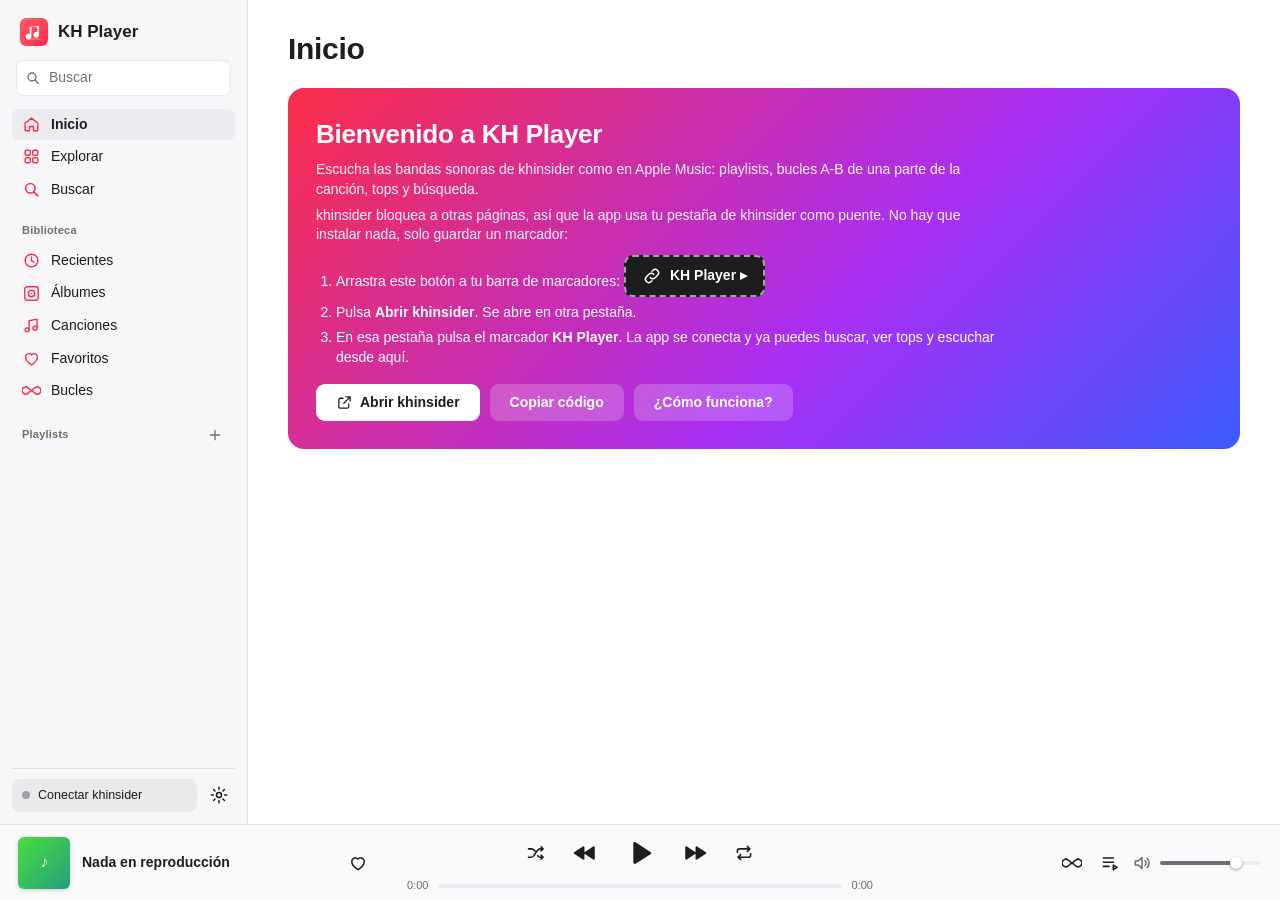
<file: index.html>
<!doctype html>
<html lang="es">
<head>
  <meta charset="utf-8">
  <meta name="viewport" content="width=device-width, initial-scale=1, viewport-fit=cover">
  <meta name="referrer" content="no-referrer">
  <meta name="theme-color" content="#fa2d48">
  <meta name="description" content="Reproductor estilo Apple Music para la música de videojuegos de khinsider: playlists, bucles A-B, tops y búsqueda.">
  <title>KH Player</title>
  <link rel="manifest" href="manifest.webmanifest">
  <link rel="icon" href="icons/icon.svg" type="image/svg+xml">
  <link rel="apple-touch-icon" href="icons/icon-192.png">
  <link rel="stylesheet" href="css/app.css">
  <script src="js/parsers.js"></script>
  <script type="module" src="js/app.js"></script>
</head>
<body>
  <div id="app">
    <aside class="sidebar" aria-label="Navegación">
      <div class="brand"><img src="icons/icon.svg" alt="" width="28" height="28"><span>KH Player</span></div>
      <form class="side-search" role="search" data-search-form>
        <svg class="i"><use href="#i-search"/></svg>
        <input type="search" name="q" placeholder="Buscar" autocomplete="off" aria-label="Buscar">
      </form>
      <nav class="side-nav" data-nav>
        <a href="#/home" data-r="home"><svg class="i"><use href="#i-home"/></svg>Inicio</a>
        <a href="#/browse" data-r="browse"><svg class="i"><use href="#i-grid"/></svg>Explorar</a>
        <a href="#/search" data-r="search" class="only-mobile-hidden"><svg class="i"><use href="#i-search"/></svg>Buscar</a>
        <h3>Biblioteca</h3>
        <a href="#/library/recent" data-r="library/recent"><svg class="i"><use href="#i-clock"/></svg>Recientes</a>
        <a href="#/library/albums" data-r="library/albums"><svg class="i"><use href="#i-album"/></svg>Álbumes</a>
        <a href="#/library/songs" data-r="library/songs"><svg class="i"><use href="#i-note"/></svg>Canciones</a>
        <a href="#/library/liked" data-r="library/liked"><svg class="i"><use href="#i-heart"/></svg>Favoritos</a>
        <a href="#/library/loops" data-r="library/loops"><svg class="i"><use href="#i-loop"/></svg>Bucles</a>
        <h3>Playlists <button class="icon-btn sm" data-act="new-playlist" title="Nueva playlist" aria-label="Nueva playlist"><svg class="i"><use href="#i-plus"/></svg></button></h3>
        <div data-side-playlists></div>
      </nav>
      <div class="side-foot">
        <button class="conn" data-act="connect"><span class="dot"></span><span data-conn-label>Sin conexión</span></button>
        <a href="#/settings" class="icon-btn" title="Ajustes" aria-label="Ajustes"><svg class="i"><use href="#i-gear"/></svg></a>
      </div>
    </aside>

    <main id="main" tabindex="-1"></main>

    <aside class="panel" data-panel hidden>
      <div class="panel-tabs" role="tablist">
        <button role="tab" data-tab="queue">Cola</button>
        <button role="tab" data-tab="loop">Bucle A‑B</button>
        <button class="icon-btn" data-act="close-panel" aria-label="Cerrar"><svg class="i"><use href="#i-x"/></svg></button>
      </div>
      <div class="panel-body" data-panel-body></div>
    </aside>

    <footer class="player" data-player>
      <div class="pl-left">
        <button class="pl-art" data-act="nowplaying" aria-label="Abrir reproducción"><img alt="" data-art><span class="art-ph" data-art-ph></span></button>
        <div class="pl-meta">
          <div class="pl-title" data-title>Nada en reproducción</div>
          <a class="pl-sub" data-sub></a>
        </div>
        <button class="icon-btn heart" data-act="like-current" aria-label="Favorito"><svg class="i"><use href="#i-heart"/></svg></button>
      </div>
      <div class="pl-center">
        <div class="pl-controls">
          <button class="icon-btn" data-act="shuffle" title="Aleatorio (S)" aria-label="Aleatorio"><svg class="i"><use href="#i-shuffle"/></svg></button>
          <button class="icon-btn" data-act="prev" title="Anterior" aria-label="Anterior"><svg class="i lg"><use href="#i-prev"/></svg></button>
          <button class="icon-btn play" data-act="toggle" title="Reproducir (Espacio)" aria-label="Reproducir"><svg class="i xl"><use href="#i-play" data-playicon/></svg></button>
          <button class="icon-btn" data-act="next" title="Siguiente" aria-label="Siguiente"><svg class="i lg"><use href="#i-next"/></svg></button>
          <button class="icon-btn" data-act="repeat" title="Repetir (R)" aria-label="Repetir"><svg class="i"><use href="#i-repeat" data-repeaticon/></svg></button>
        </div>
        <div class="progress-row">
          <span class="t" data-cur>0:00</span>
          <div class="progress" data-progress></div>
          <span class="t" data-dur>0:00</span>
        </div>
      </div>
      <div class="pl-right">
        <button class="icon-btn ab" data-act="panel-loop" title="Bucle A‑B" aria-label="Bucle A-B"><svg class="i"><use href="#i-loop"/></svg><span class="ab-badge" data-ab-badge></span></button>
        <button class="icon-btn" data-act="panel-queue" title="Cola (Q)" aria-label="Cola"><svg class="i"><use href="#i-queue"/></svg></button>
        <div class="vol"><svg class="i"><use href="#i-vol"/></svg><input type="range" min="0" max="1" step="0.01" data-vol aria-label="Volumen"></div>
      </div>
    </footer>

    <nav class="tabbar" data-nav>
      <a href="#/home" data-r="home"><svg class="i"><use href="#i-home"/></svg><span>Inicio</span></a>
      <a href="#/browse" data-r="browse"><svg class="i"><use href="#i-grid"/></svg><span>Explorar</span></a>
      <a href="#/library" data-r="library"><svg class="i"><use href="#i-album"/></svg><span>Biblioteca</span></a>
      <a href="#/search" data-r="search"><svg class="i"><use href="#i-search"/></svg><span>Buscar</span></a>
    </nav>
  </div>

  <section class="np" data-np hidden aria-label="Reproduciendo">
    <div class="np-bg" data-np-bg></div>
    <div class="np-inner">
      <button class="np-close icon-btn" data-act="close-np" aria-label="Cerrar"><svg class="i lg"><use href="#i-down"/></svg></button>
      <div class="np-art"><img alt="" data-np-art><span class="art-ph" data-np-ph></span></div>
      <div class="np-info">
        <div class="np-head">
          <div><div class="np-title" data-np-title></div><a class="np-sub" data-np-sub></a></div>
          <button class="icon-btn heart" data-act="like-current" aria-label="Favorito"><svg class="i lg"><use href="#i-heart"/></svg></button>
          <button class="icon-btn" data-act="more-current" aria-label="Más"><svg class="i lg"><use href="#i-more"/></svg></button>
        </div>
        <div class="progress np-progress" data-progress></div>
        <div class="np-times"><span data-cur>0:00</span><span class="np-loopinfo" data-np-loop></span><span data-dur>0:00</span></div>
        <div class="np-controls">
          <button class="icon-btn" data-act="shuffle" aria-label="Aleatorio"><svg class="i"><use href="#i-shuffle"/></svg></button>
          <button class="icon-btn" data-act="prev" aria-label="Anterior"><svg class="i xl"><use href="#i-prev"/></svg></button>
          <button class="icon-btn play big" data-act="toggle" aria-label="Reproducir"><svg class="i xxl"><use href="#i-play" data-playicon/></svg></button>
          <button class="icon-btn" data-act="next" aria-label="Siguiente"><svg class="i xl"><use href="#i-next"/></svg></button>
          <button class="icon-btn" data-act="repeat" aria-label="Repetir"><svg class="i"><use href="#i-repeat" data-repeaticon/></svg></button>
        </div>
        <div class="np-ab">
          <button class="pill" data-act="set-a">A <span data-a-time>—</span></button>
          <button class="pill" data-act="set-b">B <span data-b-time>—</span></button>
          <button class="pill" data-act="toggle-loop" data-loop-pill>Bucle</button>
          <button class="pill ghost" data-act="clear-loop">Quitar</button>
        </div>
        <div class="np-bottom">
          <div class="vol"><svg class="i"><use href="#i-vol"/></svg><input type="range" min="0" max="1" step="0.01" data-vol aria-label="Volumen"></div>
          <button class="icon-btn" data-act="panel-loop" aria-label="Bucle A-B"><svg class="i"><use href="#i-loop"/></svg></button>
          <button class="icon-btn" data-act="panel-queue" aria-label="Cola"><svg class="i"><use href="#i-queue"/></svg></button>
        </div>
      </div>
    </div>
  </section>

  <div class="menu-layer" data-menu-layer hidden></div>
  <div class="modal-layer" data-modal-layer hidden></div>
  <div class="toasts" data-toasts aria-live="polite"></div>

  <svg width="0" height="0" style="position:absolute" aria-hidden="true">
    <defs>
      <symbol id="i-play" viewBox="0 0 24 24"><path d="M7 4.8v14.4c0 .8.9 1.3 1.6.9l11.3-7.2c.6-.4.6-1.3 0-1.7L8.6 3.9C7.9 3.5 7 4 7 4.8z" fill="currentColor"/></symbol>
      <symbol id="i-pause" viewBox="0 0 24 24"><rect x="6" y="4" width="4.2" height="16" rx="1.2" fill="currentColor"/><rect x="13.8" y="4" width="4.2" height="16" rx="1.2" fill="currentColor"/></symbol>
      <symbol id="i-next" viewBox="0 0 24 24"><path d="M3 6.6v10.8c0 .7.8 1.1 1.4.7l8.1-5.4c.5-.4.5-1.1 0-1.4L4.4 5.9C3.8 5.5 3 5.9 3 6.6zm9.5 0v10.8c0 .7.8 1.1 1.4.7l8.1-5.4c.5-.4.5-1.1 0-1.4l-8.1-5.4c-.6-.4-1.4 0-1.4.7z" fill="currentColor"/></symbol>
      <symbol id="i-prev" viewBox="0 0 24 24"><path d="M21 6.6v10.8c0 .7-.8 1.1-1.4.7l-8.1-5.4c-.5-.4-.5-1.1 0-1.4l8.1-5.4c.6-.4 1.4 0 1.4.7zm-9.5 0v10.8c0 .7-.8 1.1-1.4.7L2 12.7c-.5-.4-.5-1.1 0-1.4l8.1-5.4c.6-.4 1.4 0 1.4.7z" fill="currentColor"/></symbol>
      <symbol id="i-shuffle" viewBox="0 0 24 24"><path d="M3 7h3.5c2 0 3.3 1 4.4 2.6M3 17h3.5c4.5 0 5.5-10 10.5-10H20M14 15.2c.9 1.1 2 1.8 3.5 1.8H20M18 4.5 20.5 7 18 9.5M18 14.5l2.5 2.5-2.5 2.5" fill="none" stroke="currentColor" stroke-width="1.9" stroke-linecap="round" stroke-linejoin="round"/></symbol>
      <symbol id="i-repeat" viewBox="0 0 24 24"><path d="M4 11V9.5A2.5 2.5 0 0 1 6.5 7H19m-3-3 3 3-3 3M20 13v1.5a2.5 2.5 0 0 1-2.5 2.5H5m3 3-3-3 3-3" fill="none" stroke="currentColor" stroke-width="1.9" stroke-linecap="round" stroke-linejoin="round"/></symbol>
      <symbol id="i-repeat1" viewBox="0 0 24 24"><path d="M4 11V9.5A2.5 2.5 0 0 1 6.5 7H19m-3-3 3 3-3 3M20 13v1.5a2.5 2.5 0 0 1-2.5 2.5H5m3 3-3-3 3-3" fill="none" stroke="currentColor" stroke-width="1.9" stroke-linecap="round" stroke-linejoin="round"/><text x="12" y="14.6" font-size="7.5" font-weight="700" text-anchor="middle" fill="currentColor" font-family="system-ui,sans-serif">1</text></symbol>
      <symbol id="i-loop" viewBox="0 0 24 24"><path d="M7.5 8.5a4.5 4.5 0 1 0 0 7c1.8-1.3 3.2-3 4.5-3.5 1.3.5 2.7 2.2 4.5 3.5a4.5 4.5 0 1 0 0-7c-1.8 1.3-3.2 3-4.5 3.5-1.3-.5-2.7-2.2-4.5-3.5z" fill="none" stroke="currentColor" stroke-width="1.9" stroke-linejoin="round"/></symbol>
      <symbol id="i-queue" viewBox="0 0 24 24"><path d="M4 6h12M4 11h12M4 16h7m5-1.5V20l4.5-2.8z" fill="none" stroke="currentColor" stroke-width="1.9" stroke-linecap="round" stroke-linejoin="round"/></symbol>
      <symbol id="i-vol" viewBox="0 0 24 24"><path d="M4 9.5v5h3.5L12 18.5v-13L7.5 9.5zM15.5 9a4 4 0 0 1 0 6M18 6.5a7.5 7.5 0 0 1 0 11" fill="none" stroke="currentColor" stroke-width="1.8" stroke-linecap="round" stroke-linejoin="round"/></symbol>
      <symbol id="i-heart" viewBox="0 0 24 24"><path d="M12 20s-7.5-4.6-7.5-10.2A4.3 4.3 0 0 1 12 7.3a4.3 4.3 0 0 1 7.5 2.5C19.5 15.4 12 20 12 20z" fill="none" stroke="currentColor" stroke-width="1.8" stroke-linejoin="round"/></symbol>
      <symbol id="i-heart-f" viewBox="0 0 24 24"><path d="M12 20s-7.5-4.6-7.5-10.2A4.3 4.3 0 0 1 12 7.3a4.3 4.3 0 0 1 7.5 2.5C19.5 15.4 12 20 12 20z" fill="currentColor" stroke="currentColor" stroke-width="1.8" stroke-linejoin="round"/></symbol>
      <symbol id="i-plus" viewBox="0 0 24 24"><path d="M12 5v14M5 12h14" stroke="currentColor" stroke-width="2" stroke-linecap="round"/></symbol>
      <symbol id="i-check" viewBox="0 0 24 24"><path d="m5 12.5 4.5 4.5L19 7.5" fill="none" stroke="currentColor" stroke-width="2.2" stroke-linecap="round" stroke-linejoin="round"/></symbol>
      <symbol id="i-more" viewBox="0 0 24 24"><circle cx="5.5" cy="12" r="1.8" fill="currentColor"/><circle cx="12" cy="12" r="1.8" fill="currentColor"/><circle cx="18.5" cy="12" r="1.8" fill="currentColor"/></symbol>
      <symbol id="i-search" viewBox="0 0 24 24"><circle cx="10.5" cy="10.5" r="6" fill="none" stroke="currentColor" stroke-width="2"/><path d="m15 15 5 5" stroke="currentColor" stroke-width="2" stroke-linecap="round"/></symbol>
      <symbol id="i-home" viewBox="0 0 24 24"><path d="M4 10.5 12 4l8 6.5V19a1 1 0 0 1-1 1h-4.5v-5.5h-5V20H5a1 1 0 0 1-1-1z" fill="none" stroke="currentColor" stroke-width="1.8" stroke-linejoin="round"/></symbol>
      <symbol id="i-grid" viewBox="0 0 24 24"><rect x="4" y="4" width="6.5" height="6.5" rx="1.6" fill="none" stroke="currentColor" stroke-width="1.8"/><rect x="13.5" y="4" width="6.5" height="6.5" rx="1.6" fill="none" stroke="currentColor" stroke-width="1.8"/><rect x="4" y="13.5" width="6.5" height="6.5" rx="1.6" fill="none" stroke="currentColor" stroke-width="1.8"/><rect x="13.5" y="13.5" width="6.5" height="6.5" rx="1.6" fill="none" stroke="currentColor" stroke-width="1.8"/></symbol>
      <symbol id="i-album" viewBox="0 0 24 24"><rect x="3.5" y="3.5" width="17" height="17" rx="3" fill="none" stroke="currentColor" stroke-width="1.8"/><circle cx="12" cy="12" r="4" fill="none" stroke="currentColor" stroke-width="1.8"/><circle cx="12" cy="12" r="1" fill="currentColor"/></symbol>
      <symbol id="i-note" viewBox="0 0 24 24"><path d="M9 17.5V6l10-2v11.5" fill="none" stroke="currentColor" stroke-width="1.8" stroke-linejoin="round"/><circle cx="6.5" cy="17.5" r="2.5" fill="none" stroke="currentColor" stroke-width="1.8"/><circle cx="16.5" cy="15.5" r="2.5" fill="none" stroke="currentColor" stroke-width="1.8"/></symbol>
      <symbol id="i-clock" viewBox="0 0 24 24"><circle cx="12" cy="12" r="8" fill="none" stroke="currentColor" stroke-width="1.8"/><path d="M12 7.5V12l3 2" fill="none" stroke="currentColor" stroke-width="1.8" stroke-linecap="round"/></symbol>
      <symbol id="i-gear" viewBox="0 0 24 24"><circle cx="12" cy="12" r="3" fill="none" stroke="currentColor" stroke-width="1.8"/><path d="M12 2.8v2.4M12 18.8v2.4M2.8 12h2.4M18.8 12h2.4M5.5 5.5l1.7 1.7M16.8 16.8l1.7 1.7M5.5 18.5l1.7-1.7M16.8 7.2l1.7-1.7" stroke="currentColor" stroke-width="1.8" stroke-linecap="round"/></symbol>
      <symbol id="i-x" viewBox="0 0 24 24"><path d="m6 6 12 12M18 6 6 18" stroke="currentColor" stroke-width="2" stroke-linecap="round"/></symbol>
      <symbol id="i-down" viewBox="0 0 24 24"><path d="m6 9.5 6 5 6-5" fill="none" stroke="currentColor" stroke-width="2.2" stroke-linecap="round" stroke-linejoin="round"/></symbol>
      <symbol id="i-back" viewBox="0 0 24 24"><path d="m14.5 6-6 6 6 6" fill="none" stroke="currentColor" stroke-width="2.2" stroke-linecap="round" stroke-linejoin="round"/></symbol>
      <symbol id="i-ext" viewBox="0 0 24 24"><path d="M14 4h6v6M20 4l-9 9M18 14v4a2 2 0 0 1-2 2H6a2 2 0 0 1-2-2V8a2 2 0 0 1 2-2h4" fill="none" stroke="currentColor" stroke-width="1.8" stroke-linecap="round" stroke-linejoin="round"/></symbol>
      <symbol id="i-refresh" viewBox="0 0 24 24"><path d="M19.5 12a7.5 7.5 0 1 1-2.2-5.3M19.5 4.5v4h-4" fill="none" stroke="currentColor" stroke-width="1.9" stroke-linecap="round" stroke-linejoin="round"/></symbol>
      <symbol id="i-grip" viewBox="0 0 24 24"><path d="M5 9h14M5 15h14" stroke="currentColor" stroke-width="1.8" stroke-linecap="round"/></symbol>
      <symbol id="i-link" viewBox="0 0 24 24"><path d="M10 14a4 4 0 0 0 5.7 0l3-3a4 4 0 0 0-5.7-5.7l-1 1M14 10a4 4 0 0 0-5.7 0l-3 3a4 4 0 0 0 5.7 5.7l1-1" fill="none" stroke="currentColor" stroke-width="1.8" stroke-linecap="round"/></symbol>
      <symbol id="i-dl" viewBox="0 0 24 24"><path d="M12 4v11m-4.5-4.5L12 15l4.5-4.5M5 19.5h14" fill="none" stroke="currentColor" stroke-width="1.9" stroke-linecap="round" stroke-linejoin="round"/></symbol>
    </defs>
  </svg>
</body>
</html>
</file>
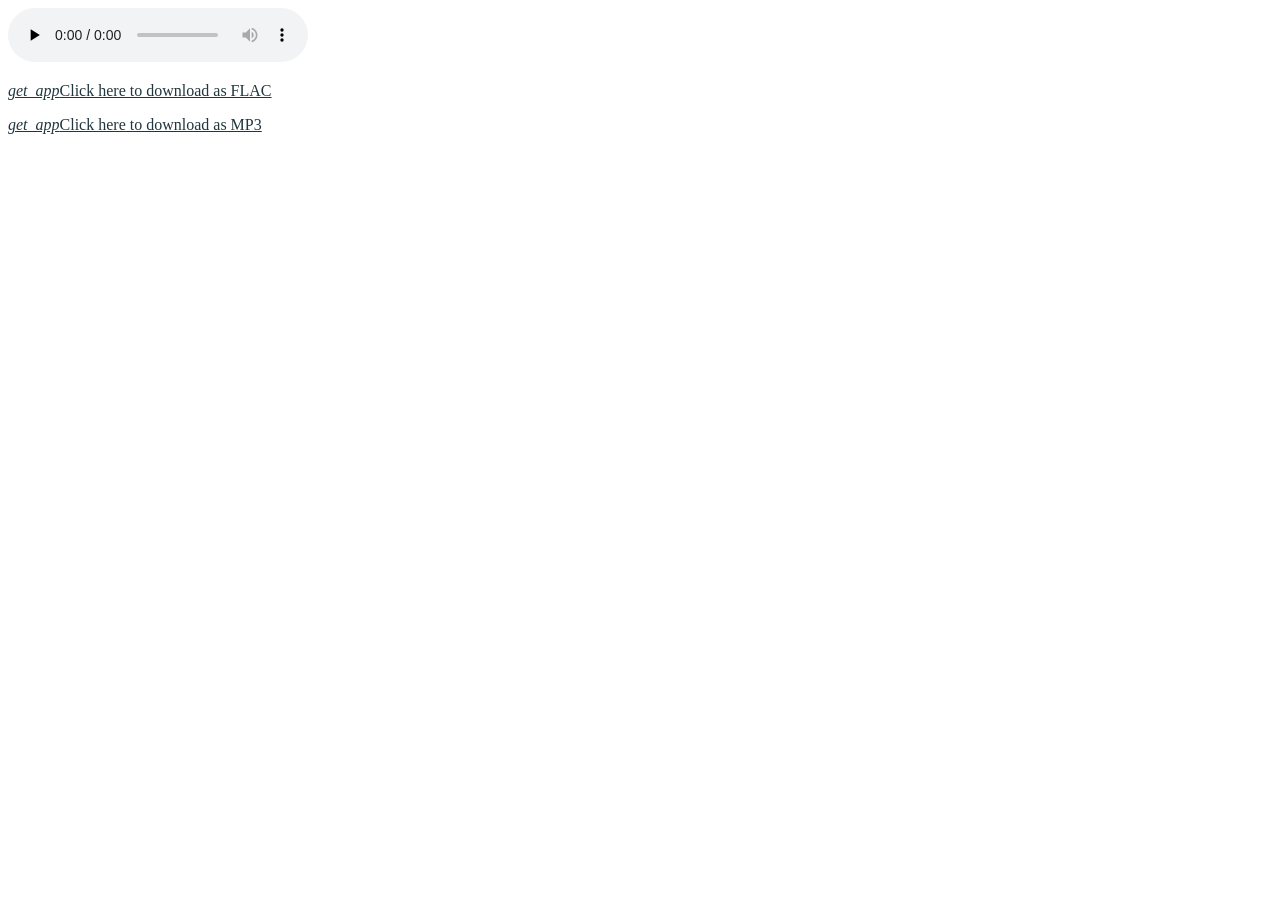
<file: test/fixtures/track.html>
<!DOCTYPE html><html><head><title>Main Theme</title></head><body><div id="pageContent">
<audio id="audio" controls preload="none" src="https://vgmtreasurechest.com/soundtracks/super-test-game/zxqw/1-01.%20Main%20Theme.mp3"></audio>
<p><a style="color:#21363f" href="https://vgmtreasurechest.com/soundtracks/super-test-game/zxqw/1-01.%20Main%20Theme.flac"><span class="songDownloadLink"><i class="material-icons">get_app</i>Click here to download as FLAC</span></a></p>
<p><a style="color:#21363f" href="https://vgmtreasurechest.com/soundtracks/super-test-game/zxqw/1-01.%20Main%20Theme.mp3"><span class="songDownloadLink"><i class="material-icons">get_app</i>Click here to download as MP3</span></a></p>
</div></body></html>
</file>
<file: css/app.css>
:root {
  --accent: #fa2d48;
  --accent-2: #fc3c44;
  --bg: #ffffff;
  --bg-2: #f5f5f7;
  --bg-3: #ececf0;
  --side: rgba(246, 246, 248, .86);
  --text: #1d1d1f;
  --text-2: #6e6e73;
  --text-3: #a1a1a6;
  --line: rgba(0, 0, 0, .09);
  --hover: rgba(0, 0, 0, .05);
  --card-shadow: 0 4px 16px rgba(0, 0, 0, .12);
  --player: rgba(250, 250, 252, .86);
  --menu: rgba(250, 250, 252, .97);
  --sidebar-w: 248px;
  --player-h: 76px;
  --panel-w: 340px;
  --radius: 10px;
  --font: -apple-system, BlinkMacSystemFont, "SF Pro Text", "Inter", "Segoe UI", Roboto, "Helvetica Neue", Arial, sans-serif;
  color-scheme: light dark;
}
@media (prefers-color-scheme: dark) {
  :root {
    --bg: #1c1c1e;
    --bg-2: #2c2c2e;
    --bg-3: #3a3a3c;
    --side: rgba(30, 30, 32, .86);
    --text: #f5f5f7;
    --text-2: #a1a1a6;
    --text-3: #6e6e73;
    --line: rgba(255, 255, 255, .1);
    --hover: rgba(255, 255, 255, .07);
    --card-shadow: 0 4px 18px rgba(0, 0, 0, .5);
    --player: rgba(36, 36, 38, .86);
    --menu: rgba(44, 44, 46, .97);
  }
}

* { box-sizing: border-box; }
html, body { margin: 0; height: 100%; }
body {
  background: var(--bg);
  color: var(--text);
  font: 14px/1.4 var(--font);
  -webkit-font-smoothing: antialiased;
  overflow: hidden;
}
a { color: inherit; text-decoration: none; }
button { font: inherit; color: inherit; }
img { display: block; }
input, select, textarea { font: inherit; color: inherit; }
[hidden] { display: none !important; }

.i { width: 20px; height: 20px; flex: none; }
.i.lg { width: 26px; height: 26px; }
.i.xl { width: 32px; height: 32px; }
.i.xxl { width: 44px; height: 44px; }

/* ---------- Layout ---------- */
#app {
  display: grid;
  grid-template-columns: var(--sidebar-w) 1fr auto;
  grid-template-rows: 1fr var(--player-h);
  grid-template-areas: "side main panel" "player player player";
  height: 100vh;
  height: 100dvh;
}
.sidebar {
  grid-area: side;
  background: var(--side);
  backdrop-filter: saturate(180%) blur(20px);
  border-right: 1px solid var(--line);
  display: flex; flex-direction: column;
  padding: 18px 12px 12px;
  min-height: 0;
}
#main { grid-area: main; overflow-y: auto; overflow-x: hidden; min-width: 0; outline: none; scroll-behavior: smooth; }
.panel {
  grid-area: panel; width: var(--panel-w);
  border-left: 1px solid var(--line);
  background: var(--bg);
  display: flex; flex-direction: column; min-height: 0;
}
.player { grid-area: player; }
.tabbar { display: none; }

/* ---------- Sidebar ---------- */
.brand { display: flex; align-items: center; gap: 10px; font-weight: 700; font-size: 17px; padding: 0 8px 14px; }
.side-search { position: relative; margin: 0 4px 12px; }
.side-search .i { position: absolute; left: 9px; top: 50%; transform: translateY(-50%); width: 16px; height: 16px; color: var(--text-2); }
.side-search input {
  width: 100%; border: 1px solid var(--line); background: var(--bg); border-radius: 8px;
  padding: 7px 10px 7px 32px; outline: none;
}
.side-search input:focus { border-color: var(--accent); box-shadow: 0 0 0 3px color-mix(in srgb, var(--accent) 25%, transparent); }
.side-nav { overflow-y: auto; flex: 1; min-height: 0; }
.side-nav h3 {
  font-size: 11px; font-weight: 600; color: var(--text-2); margin: 18px 10px 6px; letter-spacing: .02em;
  display: flex; align-items: center; justify-content: space-between;
}
.side-nav a {
  display: flex; align-items: center; gap: 10px; padding: 6px 10px; border-radius: 7px; margin: 1px 0;
  white-space: nowrap; overflow: hidden; text-overflow: ellipsis;
}
.side-nav a .i { color: var(--accent); width: 19px; height: 19px; }
.side-nav a:hover { background: var(--hover); }
.side-nav a.active { background: var(--bg-3); font-weight: 600; }
.side-nav a .mini-art { width: 22px; height: 22px; border-radius: 4px; flex: none; }
.side-foot { display: flex; align-items: center; gap: 6px; padding-top: 10px; border-top: 1px solid var(--line); }
.conn {
  flex: 1; display: flex; align-items: center; gap: 8px; border: 0; background: var(--hover);
  padding: 8px 10px; border-radius: 8px; cursor: pointer; font-size: 12.5px; text-align: left;
}
.conn .dot { width: 8px; height: 8px; border-radius: 50%; background: var(--text-3); flex: none; }
.conn.on .dot { background: #30d158; box-shadow: 0 0 0 3px rgba(48, 209, 88, .2); }

/* ---------- Buttons ---------- */
.icon-btn {
  border: 0; background: none; padding: 6px; border-radius: 50%; cursor: pointer;
  display: inline-flex; align-items: center; justify-content: center; color: inherit; position: relative;
}
.icon-btn:hover { background: var(--hover); }
.icon-btn.sm { padding: 2px; }
.icon-btn.sm .i { width: 16px; height: 16px; }
.icon-btn.on { color: var(--accent); }
.icon-btn:disabled { opacity: .35; cursor: default; }
.heart.on { color: var(--accent); }
.btn {
  display: inline-flex; align-items: center; gap: 7px; border: 0; cursor: pointer;
  background: var(--accent); color: #fff; padding: 9px 20px; border-radius: 9px; font-weight: 600; font-size: 14px;
}
.btn:hover { filter: brightness(1.06); }
.btn .i { width: 17px; height: 17px; }
.btn.soft { background: var(--bg-2); color: var(--accent); }
.btn.ghost { background: transparent; color: var(--accent); padding-left: 10px; padding-right: 10px; }
.btn.small { padding: 6px 12px; font-size: 13px; }
.btn:disabled { opacity: .5; cursor: default; }
.pill {
  border: 1px solid var(--line); background: var(--bg-2); border-radius: 999px; padding: 6px 14px;
  cursor: pointer; font-weight: 600; font-size: 13px; display: inline-flex; gap: 6px; align-items: center;
}
.pill.on { background: var(--accent); color: #fff; border-color: transparent; }
.pill.ghost { background: transparent; }
.chip { display: inline-block; font-size: 11px; font-weight: 600; padding: 2px 7px; border-radius: 6px; background: var(--bg-2); color: var(--text-2); }
.chip.accent { background: color-mix(in srgb, var(--accent) 15%, transparent); color: var(--accent); }

/* ---------- Views ---------- */
.view { padding: 28px 40px 60px; max-width: 1500px; }
.view-head { display: flex; align-items: center; gap: 12px; margin-bottom: 8px; }
.view h1 { font-size: 30px; font-weight: 800; margin: 0 0 18px; letter-spacing: -.01em; }
.view h2 { font-size: 21px; font-weight: 700; margin: 0; letter-spacing: -.01em; }
.section { margin: 30px 0; }
.section-head { display: flex; align-items: baseline; justify-content: space-between; margin-bottom: 12px; gap: 12px; }
.section-head a, .section-head button.link { color: var(--accent); font-size: 14px; background: none; border: 0; cursor: pointer; white-space: nowrap; }
.muted { color: var(--text-2); }
.small { font-size: 12.5px; }
.back { margin: -6px 0 10px -8px; color: var(--accent); }

.shelf {
  display: grid; grid-auto-flow: column; grid-auto-columns: minmax(160px, 1fr);
  gap: 20px; overflow-x: auto; scroll-snap-type: x mandatory; padding-bottom: 8px;
  grid-auto-columns: calc((100% - 4 * 20px) / 5);
}
.shelf > * { scroll-snap-align: start; }
@media (max-width: 1200px) { .shelf { grid-auto-columns: calc((100% - 3 * 20px) / 4); } }
@media (max-width: 900px) { .shelf { grid-auto-columns: calc((100% - 2 * 16px) / 3); gap: 16px; } }
.grid { display: grid; grid-template-columns: repeat(auto-fill, minmax(170px, 1fr)); gap: 26px 20px; }

.card { min-width: 0; cursor: pointer; }
.card .cover { position: relative; border-radius: 8px; overflow: hidden; aspect-ratio: 1; background: var(--bg-2); box-shadow: var(--card-shadow); }
.cover img, .art img, .mini-art img { position: relative; z-index: 1; }
.card .rank, .card .play-ov, .card .more-ov { z-index: 2; }
.card .cover img { width: 100%; height: 100%; object-fit: cover; }
.card .cover .play-ov {
  position: absolute; left: 10px; bottom: 10px; width: 36px; height: 36px; border-radius: 50%;
  background: rgba(255,255,255,.92); color: var(--accent); border: 0; display: flex; align-items: center; justify-content: center;
  opacity: 0; transform: translateY(4px); transition: .18s; cursor: pointer; box-shadow: 0 2px 8px rgba(0,0,0,.25);
}
.card .cover .more-ov { position: absolute; right: 8px; bottom: 10px; background: rgba(0,0,0,.45); color: #fff; opacity: 0; transition: .18s; }
.card:hover .play-ov, .card:hover .more-ov, .card:focus-within .play-ov { opacity: 1; transform: none; }
.card .ct { margin-top: 8px; font-size: 13px; font-weight: 500; white-space: nowrap; overflow: hidden; text-overflow: ellipsis; }
.card .cs { font-size: 12.5px; color: var(--text-2); white-space: nowrap; overflow: hidden; text-overflow: ellipsis; }
.card .rank { position: absolute; top: 6px; left: 6px; background: rgba(0,0,0,.6); color: #fff; font-weight: 700; font-size: 12px; padding: 2px 7px; border-radius: 6px; }

.art-ph {
  position: absolute; inset: 0; display: flex; align-items: center; justify-content: center;
  font-weight: 800; color: rgba(255,255,255,.92); font-size: 28px; letter-spacing: -.02em; text-transform: uppercase;
}
.cover .art-ph { font-size: 34px; }

.big-tiles { display: grid; grid-template-columns: repeat(auto-fill, minmax(260px, 1fr)); gap: 16px; }
.tile {
  position: relative; border-radius: 12px; padding: 18px; min-height: 120px; color: #fff; cursor: pointer; overflow: hidden;
  display: flex; flex-direction: column; justify-content: flex-end; box-shadow: var(--card-shadow); border: 0; text-align: left;
}
.tile b { font-size: 19px; line-height: 1.15; position: relative; }
.tile small { opacity: .85; position: relative; margin-top: 4px; }
.tile .mosaic { position: absolute; right: -16px; top: -10px; display: grid; grid-template-columns: repeat(2, 56px); gap: 6px; transform: rotate(12deg); opacity: .9; }
.tile .mosaic img { width: 56px; height: 56px; border-radius: 6px; object-fit: cover; box-shadow: 0 2px 8px rgba(0,0,0,.3); }

/* Hero / onboarding */
.hero {
  border-radius: 16px; padding: 28px; margin-bottom: 26px; color: #fff; position: relative; overflow: hidden;
  background: linear-gradient(135deg, #fa2d48 0%, #a72ff5 60%, #3b5bfd 100%);
}
.hero h2 { font-size: 26px; margin-bottom: 8px; }
.hero p { margin: 6px 0; max-width: 680px; opacity: .95; }
.hero ol { margin: 10px 0 16px; padding-left: 20px; max-width: 720px; }
.hero ol li { margin: 6px 0; }
.hero .btn { background: #fff; color: #1d1d1f; }
.hero .btn.soft { background: rgba(255,255,255,.2); color: #fff; }
.bookmarklet {
  display: inline-flex; align-items: center; gap: 8px; padding: 9px 16px; border-radius: 9px; font-weight: 700;
  background: #1d1d1f; color: #fff !important; cursor: grab; border: 2px dashed rgba(255,255,255,.6);
}
.bookmarklet:active { cursor: grabbing; }
.row-btns { display: flex; flex-wrap: wrap; gap: 10px; align-items: center; margin-top: 12px; }

/* Album / playlist header */
.detail-head { display: flex; gap: 28px; align-items: flex-end; margin-bottom: 26px; }
.detail-head .cover { width: 260px; flex: none; aspect-ratio: 1; border-radius: 10px; overflow: hidden; box-shadow: 0 10px 30px rgba(0,0,0,.25); position: relative; background: var(--bg-2); }
.detail-head .cover img { width: 100%; height: 100%; object-fit: cover; }
.detail-head .cover.mosaic { display: grid; grid-template-columns: 1fr 1fr; }
.detail-head .cover.mosaic img { width: 100%; height: 100%; }
.detail-head .info { min-width: 0; flex: 1; }
.detail-head h1 { margin: 0 0 4px; font-size: 28px; line-height: 1.15; }
.detail-head .sub { color: var(--accent); font-size: 20px; font-weight: 500; margin-bottom: 4px; }
.detail-head .meta { color: var(--text-2); font-size: 12.5px; text-transform: uppercase; letter-spacing: .02em; font-weight: 600; }
.detail-head .desc { color: var(--text-2); margin-top: 10px; max-width: 720px; white-space: pre-wrap; }
.detail-head .actions { display: flex; gap: 10px; margin-top: 18px; align-items: center; flex-wrap: wrap; }
[contenteditable] { outline: none; border-radius: 4px; }
[contenteditable]:focus { box-shadow: 0 0 0 2px var(--accent); }

/* Track list */
.tracks { border-top: 1px solid var(--line); }
.tr {
  display: grid; grid-template-columns: 36px minmax(0, 1fr) auto 64px 36px; align-items: center; gap: 8px;
  padding: 0 8px; min-height: 46px; border-bottom: 1px solid var(--line); border-radius: 6px; cursor: default;
  user-select: none;
}
.tr.with-art { grid-template-columns: 44px minmax(0, 1fr) minmax(0, .6fr) auto 64px 36px; }
.tr:nth-child(even) { background: color-mix(in srgb, var(--bg-2) 45%, transparent); }
.tr:hover { background: var(--hover); }
.tr.playing .tn, .tr.playing .tt { color: var(--accent); }
.tr.sel { background: color-mix(in srgb, var(--accent) 14%, transparent); }
.tr.nosrc .tt { opacity: .7; }
.tr .tn { color: var(--text-2); text-align: right; font-variant-numeric: tabular-nums; position: relative; }
.tr .tn .pbtn { display: none; position: absolute; right: -4px; top: 50%; transform: translateY(-50%); padding: 3px; color: var(--text); }
.tr:hover .tn .num { visibility: hidden; }
.tr:hover .tn .pbtn { display: inline-flex; }
.tr .tt { white-space: nowrap; overflow: hidden; text-overflow: ellipsis; }
.tr .tt small { display: block; color: var(--text-2); font-size: 12px; }
.tr .ta { color: var(--text-2); white-space: nowrap; overflow: hidden; text-overflow: ellipsis; font-size: 13px; }
.tr .td { color: var(--text-2); text-align: right; font-variant-numeric: tabular-nums; font-size: 13px; }
.tr .tx { display: flex; gap: 4px; align-items: center; }
.tr .heart { opacity: 0; }
.tr .heart.on, .tr:hover .heart { opacity: 1; }
.tr .tm { opacity: .6; }
.tr:hover .tm { opacity: 1; }
.tr .art { width: 40px; height: 40px; border-radius: 5px; overflow: hidden; position: relative; background: var(--bg-2); }
.tr .art img { width: 100%; height: 100%; object-fit: cover; }
.tr .art .art-ph { font-size: 13px; }
.tr .eq { display: none; }
.tr.playing .tn .num { visibility: hidden; }
.tr.playing .eq { display: flex; position: absolute; right: 2px; top: 50%; transform: translateY(-50%); gap: 2px; align-items: flex-end; height: 14px; }
.tr.playing .eq i { width: 3px; background: var(--accent); border-radius: 1px; animation: eq .9s ease-in-out infinite; }
.tr.playing .eq i:nth-child(2) { animation-delay: -.3s; } .tr.playing .eq i:nth-child(3) { animation-delay: -.6s; }
.tr.playing.paused .eq i { animation-play-state: paused; }
.tr:hover .eq { display: none !important; }
@keyframes eq { 0%,100% { height: 4px; } 50% { height: 14px; } }
.tr.drag-over { box-shadow: inset 0 2px 0 var(--accent); }
.grip { cursor: grab; color: var(--text-3); }
.cd-head { font-weight: 700; color: var(--text-2); padding: 18px 8px 6px; font-size: 13px; }
.foot-meta { color: var(--text-2); font-size: 13px; margin-top: 18px; }
.seg-badge { font-size: 11px; color: var(--accent); font-weight: 600; margin-left: 6px; }

.empty { text-align: center; padding: 60px 20px; color: var(--text-2); }
.empty .i { width: 48px; height: 48px; color: var(--text-3); margin-bottom: 10px; }
.empty h3 { color: var(--text); margin: 0 0 6px; font-size: 18px; }
.notice {
  display: flex; gap: 12px; align-items: center; padding: 14px 16px; border-radius: 12px; background: var(--bg-2);
  margin: 0 0 20px; flex-wrap: wrap;
}
.notice .grow { flex: 1; min-width: 200px; }
.spinner { width: 22px; height: 22px; border: 2.5px solid var(--bg-3); border-top-color: var(--accent); border-radius: 50%; animation: spin .8s linear infinite; display: inline-block; vertical-align: middle; }
@keyframes spin { to { transform: rotate(360deg); } }
.loading-row { display: flex; gap: 12px; align-items: center; color: var(--text-2); padding: 20px 0; }

.search-big { position: relative; margin-bottom: 20px; display: none; }
.search-big input { width: 100%; border: 0; background: var(--bg-2); border-radius: 10px; padding: 12px 14px 12px 40px; font-size: 16px; outline: none; }
.search-big .i { position: absolute; left: 12px; top: 50%; transform: translateY(-50%); color: var(--text-2); }
.tabs { display: flex; gap: 6px; margin: 0 0 18px; flex-wrap: wrap; }

/* ---------- Player bar ---------- */
.player {
  display: grid; grid-template-columns: minmax(0, 1fr) minmax(0, 1.4fr) minmax(0, 1fr); align-items: center; gap: 16px;
  padding: 0 18px; background: var(--player); backdrop-filter: saturate(180%) blur(24px);
  border-top: 1px solid var(--line); z-index: 20;
}
.pl-left { display: flex; align-items: center; gap: 12px; min-width: 0; }
.pl-art { width: 52px; height: 52px; border-radius: 6px; overflow: hidden; border: 0; padding: 0; background: var(--bg-2); position: relative; flex: none; cursor: pointer; box-shadow: 0 1px 4px rgba(0,0,0,.2); }
.pl-art img, .np-art img { position: absolute; inset: 0; z-index: 1; width: 100%; height: 100%; object-fit: cover; }
.pl-art .art-ph { font-size: 16px; }
.pl-meta { min-width: 0; flex: 1; }
.pl-title { font-weight: 600; white-space: nowrap; overflow: hidden; text-overflow: ellipsis; }
.pl-sub { display: block; color: var(--text-2); font-size: 12.5px; white-space: nowrap; overflow: hidden; text-overflow: ellipsis; }
.pl-sub:hover { text-decoration: underline; }
.pl-center { display: flex; flex-direction: column; align-items: center; gap: 2px; min-width: 0; }
.pl-controls { display: flex; align-items: center; gap: 14px; }
.pl-controls .icon-btn.on::after, .np-controls .icon-btn.on::after { content: ""; position: absolute; bottom: -1px; width: 4px; height: 4px; border-radius: 50%; background: var(--accent); }
.progress-row { display: flex; align-items: center; gap: 10px; width: 100%; }
.progress-row .t { font-size: 11px; color: var(--text-2); font-variant-numeric: tabular-nums; width: 38px; }
.progress-row .t:first-child { text-align: right; }
.pl-right { display: flex; align-items: center; justify-content: flex-end; gap: 6px; }
.vol { display: flex; align-items: center; gap: 6px; color: var(--text-2); }
.vol input { width: 100px; }
.ab-badge { position: absolute; top: 0; right: -2px; font-size: 9px; font-weight: 800; background: var(--accent); color: #fff; border-radius: 6px; padding: 0 4px; line-height: 14px; display: none; }
.ab.on .ab-badge { display: block; }
.ab.on { color: var(--accent); }

input[type=range] { -webkit-appearance: none; appearance: none; background: transparent; height: 16px; cursor: pointer; }
input[type=range]::-webkit-slider-runnable-track { height: 4px; border-radius: 2px; background: linear-gradient(to right, var(--text-2) var(--p, 50%), var(--bg-3) var(--p, 50%)); }
input[type=range]::-webkit-slider-thumb { -webkit-appearance: none; width: 12px; height: 12px; border-radius: 50%; background: #fff; margin-top: -4px; box-shadow: 0 1px 3px rgba(0,0,0,.4); }
input[type=range]::-moz-range-track { height: 4px; border-radius: 2px; background: var(--bg-3); }
input[type=range]::-moz-range-progress { height: 4px; border-radius: 2px; background: var(--text-2); }
input[type=range]::-moz-range-thumb { width: 12px; height: 12px; border-radius: 50%; background: #fff; border: 0; box-shadow: 0 1px 3px rgba(0,0,0,.4); }

/* Barra de progreso con marcadores A-B */
.progress { position: relative; flex: 1; height: 18px; cursor: pointer; touch-action: none; }
.progress .rail { position: absolute; left: 0; right: 0; top: 50%; height: 4px; margin-top: -2px; border-radius: 2px; background: var(--bg-3); overflow: hidden; }
.progress .buf { position: absolute; left: 0; top: 0; bottom: 0; background: color-mix(in srgb, var(--text-3) 45%, transparent); }
.progress .fill { position: absolute; left: 0; top: 0; bottom: 0; background: var(--text-2); }
.progress .region { position: absolute; top: 50%; height: 8px; margin-top: -4px; background: color-mix(in srgb, var(--accent) 30%, transparent); border-radius: 2px; display: none; }
.progress.loop-on .region { display: block; }
.progress.loop-set .region { display: block; background: color-mix(in srgb, var(--text-3) 30%, transparent); }
.progress.loop-on .region { background: color-mix(in srgb, var(--accent) 32%, transparent); }
.progress .knob { position: absolute; top: 50%; width: 12px; height: 12px; margin: -6px 0 0 -6px; border-radius: 50%; background: #fff; box-shadow: 0 1px 4px rgba(0,0,0,.4); opacity: 0; transition: opacity .15s; pointer-events: none; }
.progress:hover .knob, .progress.dragging .knob { opacity: 1; }
.progress .mk {
  position: absolute; top: -3px; width: 16px; height: 24px; margin-left: -8px; display: none; cursor: ew-resize;
  align-items: flex-start; justify-content: center; z-index: 2;
}
.progress .mk::before { content: ""; position: absolute; left: 7px; top: 6px; width: 2px; height: 14px; background: var(--accent); border-radius: 1px; }
.progress .mk span { font-size: 9px; font-weight: 800; color: #fff; background: var(--accent); border-radius: 3px; padding: 0 3px; line-height: 11px; position: relative; top: -8px; }
.progress .mk.show { display: flex; }
.progress .hover-t { position: absolute; bottom: 20px; transform: translateX(-50%); background: var(--menu); color: var(--text); font-size: 11px; padding: 2px 6px; border-radius: 5px; box-shadow: var(--card-shadow); pointer-events: none; display: none; white-space: nowrap; font-variant-numeric: tabular-nums; }
.progress:hover .hover-t { display: block; }

/* ---------- Side panel ---------- */
.panel-tabs { display: flex; gap: 4px; padding: 12px 12px 8px; align-items: center; border-bottom: 1px solid var(--line); }
.panel-tabs [role=tab] { border: 0; background: none; padding: 6px 12px; border-radius: 7px; cursor: pointer; font-weight: 600; color: var(--text-2); }
.panel-tabs [role=tab][aria-selected=true] { background: var(--bg-2); color: var(--text); }
.panel-tabs .icon-btn { margin-left: auto; }
.panel-body { overflow-y: auto; padding: 12px; flex: 1; }
.panel-body h4 { margin: 16px 4px 8px; font-size: 13px; color: var(--text-2); display: flex; justify-content: space-between; align-items: center; }
.q-item { display: flex; align-items: center; gap: 10px; padding: 6px; border-radius: 8px; cursor: pointer; }
.q-item:hover { background: var(--hover); }
.q-item .art { width: 40px; height: 40px; border-radius: 5px; overflow: hidden; position: relative; flex: none; background: var(--bg-2); }
.q-item .art img { width: 100%; height: 100%; object-fit: cover; }
.q-item .art .art-ph { font-size: 13px; }
.q-item .m { min-width: 0; flex: 1; }
.q-item .m div { white-space: nowrap; overflow: hidden; text-overflow: ellipsis; }
.q-item .m small { color: var(--text-2); display: block; white-space: nowrap; overflow: hidden; text-overflow: ellipsis; }
.q-item.cur { background: var(--bg-2); }
.q-item.cur .m div { color: var(--accent); font-weight: 600; }
.q-item .icon-btn { opacity: 0; }
.q-item:hover .icon-btn { opacity: 1; }
.q-item.drag-over { box-shadow: inset 0 2px 0 var(--accent); }

.loop-box { background: var(--bg-2); border-radius: 12px; padding: 14px; margin-bottom: 14px; }
.loop-box .lt { font-weight: 600; white-space: nowrap; overflow: hidden; text-overflow: ellipsis; }
.ab-grid { display: grid; grid-template-columns: minmax(0, 1fr) minmax(0, 1fr); gap: 8px; margin: 12px 0; }
.ab-cell { background: var(--bg); border-radius: 10px; padding: 10px; text-align: center; }
.ab-cell .lbl { font-size: 11px; font-weight: 800; color: var(--accent); }
.ab-cell .tm { font-size: 20px; font-weight: 700; font-variant-numeric: tabular-nums; margin: 2px 0 6px; }
.ab-cell .nud { display: grid; grid-template-columns: repeat(4, minmax(0, 1fr)); gap: 3px; }
.ab-cell .nud button { border: 1px solid var(--line); background: none; border-radius: 6px; padding: 3px 0; font-size: 11px; cursor: pointer; min-width: 0; }
.ab-cell .nud button:hover { background: var(--hover); }
.opt-grid { display: grid; grid-template-columns: 1fr 1fr; gap: 8px; margin-top: 4px; }
.opt-grid label { display: flex; flex-direction: column; gap: 4px; }
.opt-grid select { background: var(--bg); border: 1px solid var(--line); border-radius: 7px; padding: 6px 8px; width: 100%; }
.ab-cell .btn { width: 100%; justify-content: center; margin-top: 8px; padding: 7px; }
.loop-row { display: flex; gap: 8px; align-items: center; flex-wrap: wrap; margin-top: 8px; }
.loop-row select { background: var(--bg); border: 1px solid var(--line); border-radius: 7px; padding: 5px 8px; }
.switch { display: flex; align-items: center; justify-content: space-between; gap: 10px; padding: 8px 2px; }
.switch input { width: 40px; height: 24px; appearance: none; -webkit-appearance: none; background: var(--bg-3); border-radius: 12px; position: relative; cursor: pointer; transition: .2s; flex: none; }
.switch input::after { content: ""; position: absolute; left: 2px; top: 2px; width: 20px; height: 20px; border-radius: 50%; background: #fff; box-shadow: 0 1px 3px rgba(0,0,0,.3); transition: .2s; }
.switch input:checked { background: #30d158; }
.switch input:checked::after { left: 18px; }
.saved-loop { display: flex; align-items: center; gap: 8px; padding: 7px 8px; border-radius: 8px; }
.saved-loop:hover { background: var(--hover); }
.saved-loop .m { flex: 1; min-width: 0; }
.saved-loop .m div { white-space: nowrap; overflow: hidden; text-overflow: ellipsis; font-weight: 500; }
.saved-loop small { color: var(--text-2); font-variant-numeric: tabular-nums; }
.kbd { font: 600 11px/1 var(--font); border: 1px solid var(--line); border-bottom-width: 2px; padding: 2px 5px; border-radius: 4px; background: var(--bg-2); }

/* ---------- Now playing ---------- */
.np { position: fixed; inset: 0; z-index: 50; color: #fff; overflow: hidden; animation: npIn .28s ease; }
@keyframes npIn { from { transform: translateY(30px); opacity: 0; } }
.np-bg { position: absolute; inset: -60px; background: #333 center/cover; filter: blur(60px) saturate(1.6) brightness(.6); transform: scale(1.2); }
.np-bg::after { content: ""; position: absolute; inset: 0; background: rgba(0,0,0,.25); }
.np-inner { position: relative; height: 100%; display: grid; grid-template-columns: minmax(0, 1fr) minmax(0, 1fr); align-items: center; gap: 6vw; padding: 6vh 8vw; }
.np-close { position: absolute; top: 18px; left: 50%; transform: translateX(-50%); color: rgba(255,255,255,.8); background: rgba(255,255,255,.12); }
.np-art { width: min(100%, 62vh); aspect-ratio: 1; border-radius: 12px; overflow: hidden; box-shadow: 0 20px 60px rgba(0,0,0,.5); justify-self: end; position: relative; background: rgba(255,255,255,.1); transition: transform .3s; }
.np.paused .np-art { transform: scale(.9); }
.np-info { max-width: 520px; width: 100%; }
.np-head { display: flex; align-items: center; gap: 6px; }
.np-head > div { flex: 1; min-width: 0; }
.np-title { font-size: 24px; font-weight: 700; white-space: nowrap; overflow: hidden; text-overflow: ellipsis; }
.np-sub { display: block; font-size: 18px; color: rgba(255,255,255,.7); white-space: nowrap; overflow: hidden; text-overflow: ellipsis; }
.np .icon-btn:hover { background: rgba(255,255,255,.12); }
.np-progress { margin-top: 22px; height: 22px; }
.np .progress .rail { background: rgba(255,255,255,.22); height: 6px; margin-top: -3px; }
.np .progress .fill { background: rgba(255,255,255,.85); }
.np .progress .buf { background: rgba(255,255,255,.18); }
.np-times { display: flex; justify-content: space-between; font-size: 12px; color: rgba(255,255,255,.65); font-variant-numeric: tabular-nums; margin-top: 2px; }
.np-loopinfo { color: #fff; font-weight: 700; }
.np-controls { display: flex; justify-content: space-between; align-items: center; margin: 22px 0; }
.np-controls .icon-btn.on { color: #fff; background: rgba(255,255,255,.2); }
.np-controls .icon-btn.on::after { background: #fff; }
.np-ab { display: flex; gap: 8px; flex-wrap: wrap; justify-content: center; }
.np .pill { background: rgba(255,255,255,.14); border-color: transparent; color: #fff; font-variant-numeric: tabular-nums; }
.np .pill.on { background: #fff; color: #1d1d1f; }
.np .pill.ghost { background: transparent; border-color: rgba(255,255,255,.25); }
.np-bottom { display: flex; align-items: center; gap: 10px; margin-top: 26px; }
.np-bottom .vol { flex: 1; color: rgba(255,255,255,.7); }
.np-bottom .vol input { flex: 1; width: auto; }
.np input[type=range]::-webkit-slider-runnable-track { background: linear-gradient(to right, rgba(255,255,255,.85) var(--p, 50%), rgba(255,255,255,.22) var(--p, 50%)); }
.np .heart.on { color: #fff; }

/* ---------- Menus / modals / toasts ---------- */
.menu-layer { position: fixed; inset: 0; z-index: 80; }
.menu {
  position: fixed; min-width: 230px; max-width: 300px; background: var(--menu); backdrop-filter: blur(20px);
  border-radius: 10px; box-shadow: 0 10px 40px rgba(0,0,0,.28); border: 1px solid var(--line); padding: 5px; font-size: 13.5px;
  max-height: 70vh; overflow-y: auto; animation: pop .12s ease;
}
@keyframes pop { from { transform: scale(.97); opacity: 0; } }
.menu button, .menu a { display: flex; align-items: center; gap: 10px; width: 100%; border: 0; background: none; padding: 7px 10px; border-radius: 6px; cursor: pointer; text-align: left; }
.menu button:hover, .menu a:hover { background: var(--accent); color: #fff; }
.menu .i { width: 17px; height: 17px; }
.menu hr { border: 0; border-top: 1px solid var(--line); margin: 4px 6px; }
.menu .mh { font-size: 11.5px; color: var(--text-2); padding: 6px 10px 2px; font-weight: 600; }
.menu .danger { color: #ff3b30; }

.modal-layer { position: fixed; inset: 0; z-index: 90; background: rgba(0,0,0,.35); display: flex; align-items: center; justify-content: center; padding: 20px; animation: fade .15s; }
@keyframes fade { from { opacity: 0; } }
.modal { background: var(--bg); border-radius: 14px; padding: 22px; width: 100%; max-width: 440px; box-shadow: 0 20px 60px rgba(0,0,0,.35); max-height: 86vh; overflow-y: auto; }
.modal h3 { margin: 0 0 12px; font-size: 18px; }
.modal input[type=text], .modal textarea, .field {
  width: 100%; border: 1px solid var(--line); background: var(--bg-2); border-radius: 8px; padding: 9px 11px; outline: none;
}
.modal input:focus, .modal textarea:focus, .field:focus { border-color: var(--accent); }
.modal .row-btns { justify-content: flex-end; margin-top: 18px; }

.toasts { position: fixed; left: 50%; bottom: calc(var(--player-h) + 18px); transform: translateX(-50%); z-index: 100; display: flex; flex-direction: column; gap: 8px; align-items: center; pointer-events: none; }
.toast { background: var(--menu); color: var(--text); padding: 10px 16px; border-radius: 10px; box-shadow: 0 8px 30px rgba(0,0,0,.25); border: 1px solid var(--line); font-weight: 500; animation: pop .15s; pointer-events: auto; display: flex; gap: 10px; align-items: center; max-width: 90vw; }
.toast button { border: 0; background: none; color: var(--accent); font-weight: 700; cursor: pointer; }

.settings-card { background: var(--bg-2); border-radius: 12px; padding: 18px; margin-bottom: 16px; max-width: 760px; }
.settings-card h3 { margin: 0 0 6px; font-size: 16px; }
.settings-card p { margin: 6px 0; color: var(--text-2); }
.shortcuts { display: grid; grid-template-columns: auto 1fr; gap: 6px 14px; align-items: center; }

/* ---------- Responsive ---------- */
@media (max-width: 1100px) {
  :root { --panel-w: 300px; }
  .vol input { width: 70px; }
}
@media (max-width: 860px) {
  :root { --player-h: 64px; }
  body { font-size: 15px; }
  #app {
    grid-template-columns: 1fr; grid-template-rows: 1fr auto auto;
    grid-template-areas: "main" "player" "tabbar";
  }
  .sidebar { display: none; }
  .panel { position: fixed; inset: 0; width: auto; z-index: 60; border: 0; padding-top: env(safe-area-inset-top); }
  .tabbar {
    grid-area: tabbar; display: flex; justify-content: space-around; background: var(--player); backdrop-filter: saturate(180%) blur(24px);
    border-top: 1px solid var(--line); padding: 6px 0 calc(6px + env(safe-area-inset-bottom));
  }
  .tabbar a { display: flex; flex-direction: column; align-items: center; gap: 2px; font-size: 10.5px; color: var(--text-2); padding: 2px 12px; }
  .tabbar a.active { color: var(--accent); }
  .tabbar .i { width: 24px; height: 24px; }
  .player { grid-template-columns: minmax(0, 1fr) auto; margin: 0 8px 6px; border-radius: 12px; border: 1px solid var(--line); padding: 0 8px; box-shadow: var(--card-shadow); gap: 6px; }
  .pl-center .progress-row, .pl-right, .pl-controls [data-act=shuffle], .pl-controls [data-act=repeat], .pl-controls [data-act=prev], .pl-left .heart { display: none; }
  .pl-center { flex-direction: row; }
  .pl-controls { gap: 2px; }
  .pl-art { width: 46px; height: 46px; }
  .player::after { content: ""; position: absolute; }
  .player { position: relative; overflow: hidden; }
  .player .mini-prog { position: absolute; left: 0; bottom: 0; height: 2px; background: var(--accent); }
  .view { padding: 18px 16px 40px; }
  .view h1 { font-size: 26px; }
  .search-big { display: block; }
  .detail-head { flex-direction: column; align-items: center; text-align: center; gap: 16px; }
  .detail-head .cover { width: min(70vw, 280px); }
  .detail-head .actions { justify-content: center; }
  .tr, .tr.with-art { grid-template-columns: 30px minmax(0, 1fr) 48px 32px; }
  .tr.with-art { grid-template-columns: 44px minmax(0, 1fr) 32px; }
  .tr.with-art .ta, .tr.with-art .td, .tr .ts { display: none; }
  .tr .td { display: block; }
  .tr .heart { display: none; }
  .tr .tx .heart.on { display: inline-flex; }
  .shelf { grid-auto-columns: 42%; gap: 14px; }
  .grid { grid-template-columns: repeat(auto-fill, minmax(140px, 1fr)); gap: 20px 14px; }
  .np-inner { grid-template-columns: 1fr; align-content: center; gap: 3vh; padding: 60px 26px calc(20px + env(safe-area-inset-bottom)); }
  .np-art { justify-self: center; width: min(82vw, 44vh); }
  .np-title { font-size: 20px; }
  .np-sub { font-size: 16px; }
  .np-controls { margin: 14px 0; }
  .toasts { bottom: calc(var(--player-h) + 80px); }
  .hero { padding: 20px; }
}
@media (min-width: 861px) { .player .mini-prog { display: none; } }

[data-ph]:empty::before { content: attr(data-ph); color: var(--text-3); }

details.steps { border-top: 1px solid var(--line); padding: 10px 0; }
details.steps summary { cursor: pointer; font-weight: 600; }
details.steps ol { margin: 10px 0; padding-left: 22px; }
details.steps li { margin: 6px 0; }
.hero ol li b, details.steps li b { white-space: nowrap; }
.notice code { font-size: 12px; word-break: break-all; }
</file>
